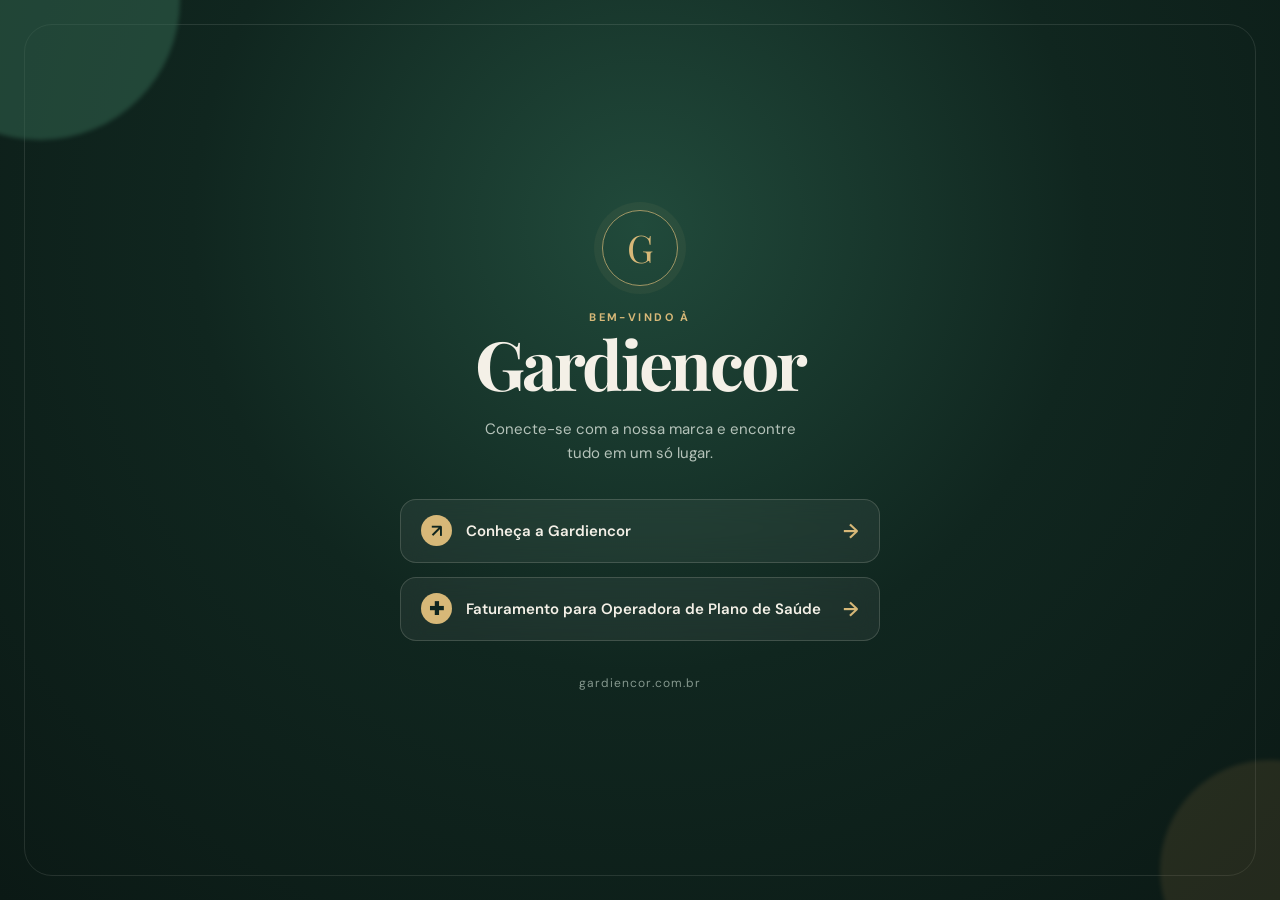
<file: index.html>
<!doctype html>
<html lang="pt-BR">
<head>
  <meta charset="UTF-8" />
  <meta name="viewport" content="width=device-width, initial-scale=1.0" />
  <meta name="description" content="Gardiencor — acesse nossos principais canais e conheça a nossa marca." />
  <meta name="theme-color" content="#10261f" />
  <title>Gardiencor | Links oficiais</title>
  <link rel="preconnect" href="https://fonts.googleapis.com" />
  <link rel="preconnect" href="https://fonts.gstatic.com" crossorigin />
  <link href="https://fonts.googleapis.com/css2?family=DM+Sans:wght@400;500;600;700&family=Playfair+Display:wght@600;700&display=swap" rel="stylesheet" />
  <link rel="stylesheet" href="styles.css" />
</head>
<body>
  <main class="page-shell">
    <div class="glow glow-one"></div>
    <div class="glow glow-two"></div>

    <section class="profile" aria-labelledby="brand-name">
      <div class="brand-mark" aria-hidden="true">G</div>
      <p class="eyebrow">Bem-vindo à</p>
      <h1 id="brand-name">Gardiencor</h1>
      <p class="intro">Conecte-se com a nossa marca e encontre tudo em um só lugar.</p>

      <nav class="links" aria-label="Links principais">
        <a class="link-card featured" href="https://www.gardiencor.com.br" target="_blank" rel="noopener noreferrer">
          <span class="link-icon">↗</span>
          <span>Conheça a Gardiencor</span>
          <span class="arrow" aria-hidden="true">→</span>
        </a>
        <a class="link-card" href="faturamento-operadoras.html">
          <span class="link-icon">✚</span>
          <span>Faturamento para Operadora de Plano de Saúde</span>
          <span class="arrow" aria-hidden="true">→</span>
        </a>
        <!-- Adicione aqui novos links conforme necessário. -->
      </nav>

      <p class="footer-note">gardiencor.com.br</p>
    </section>
  </main>
  <script src="script.js"></script>
</body>
</html>
</file>
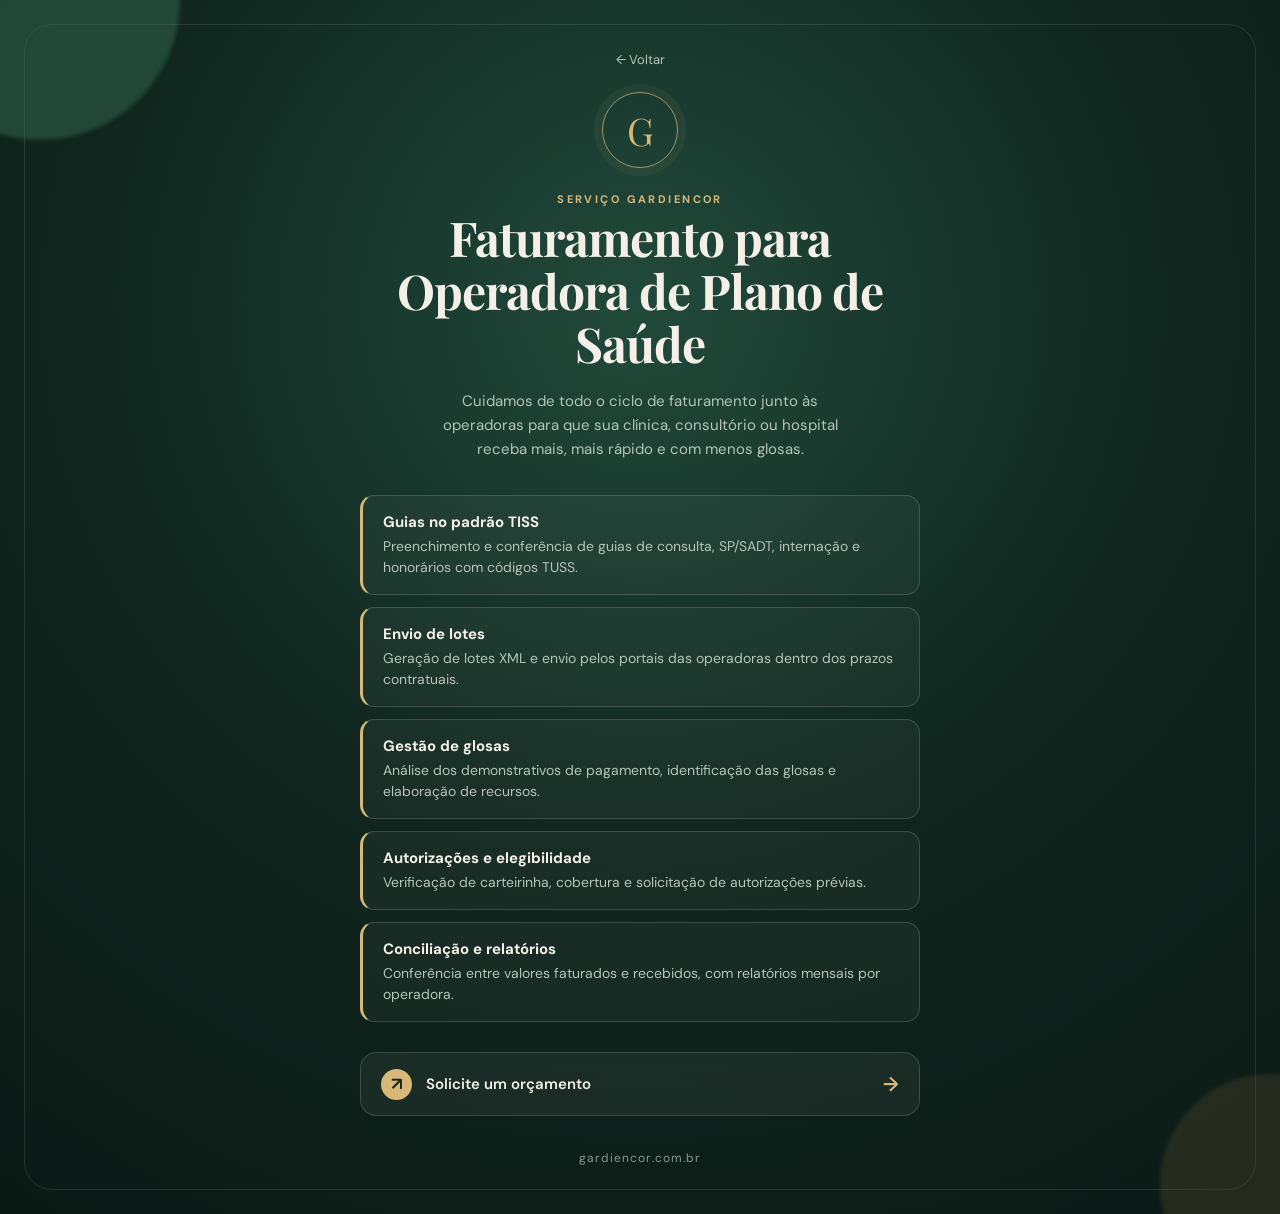
<file: faturamento-operadoras.html>
<!doctype html>
<html lang="pt-BR">
<head>
  <meta charset="UTF-8" />
  <meta name="viewport" content="width=device-width, initial-scale=1.0" />
  <meta name="description" content="Gardiencor — faturamento de contas médicas para operadoras de plano de saúde: padrão TISS, conferência, redução de glosas e recursos." />
  <meta name="theme-color" content="#10261f" />
  <title>Faturamento para Operadora de Plano de Saúde | Gardiencor</title>
  <link rel="preconnect" href="https://fonts.googleapis.com" />
  <link rel="preconnect" href="https://fonts.gstatic.com" crossorigin />
  <link href="https://fonts.googleapis.com/css2?family=DM+Sans:wght@400;500;600;700&family=Playfair+Display:wght@600;700&display=swap" rel="stylesheet" />
  <link rel="stylesheet" href="styles.css" />
</head>
<body>
  <main class="page-shell">
    <div class="glow glow-one"></div>
    <div class="glow glow-two"></div>

    <section class="profile service" aria-labelledby="service-title">
      <a class="back-link" href="index.html">← Voltar</a>
      <div class="brand-mark" aria-hidden="true">G</div>
      <p class="eyebrow">Serviço Gardiencor</p>
      <h1 id="service-title" class="service-title">Faturamento para Operadora de Plano de Saúde</h1>
      <p class="intro">Cuidamos de todo o ciclo de faturamento junto às operadoras para que sua clínica, consultório ou hospital receba mais, mais rápido e com menos glosas.</p>

      <ul class="feature-list" aria-label="O que está incluído">
        <li>
          <strong>Guias no padrão TISS</strong>
          <span>Preenchimento e conferência de guias de consulta, SP/SADT, internação e honorários com códigos TUSS.</span>
        </li>
        <li>
          <strong>Envio de lotes</strong>
          <span>Geração de lotes XML e envio pelos portais das operadoras dentro dos prazos contratuais.</span>
        </li>
        <li>
          <strong>Gestão de glosas</strong>
          <span>Análise dos demonstrativos de pagamento, identificação das glosas e elaboração de recursos.</span>
        </li>
        <li>
          <strong>Autorizações e elegibilidade</strong>
          <span>Verificação de carteirinha, cobertura e solicitação de autorizações prévias.</span>
        </li>
        <li>
          <strong>Conciliação e relatórios</strong>
          <span>Conferência entre valores faturados e recebidos, com relatórios mensais por operadora.</span>
        </li>
      </ul>

      <nav class="links" aria-label="Contato">
        <a class="link-card featured" href="https://www.gardiencor.com.br" target="_blank" rel="noopener noreferrer">
          <span class="link-icon">↗</span>
          <span>Solicite um orçamento</span>
          <span class="arrow" aria-hidden="true">→</span>
        </a>
      </nav>

      <p class="footer-note">gardiencor.com.br</p>
    </section>
  </main>
  <script src="script.js"></script>
</body>
</html>
</file>
<file: styles.css>
:root {
  color-scheme: dark;
  --forest: #10261f;
  --forest-soft: #18372d;
  --cream: #f4f0e7;
  --muted: #b5c3ba;
  --gold: #d7b878;
  --line: rgba(244, 240, 231, 0.16);
}

* { box-sizing: border-box; }

body {
  margin: 0;
  min-width: 320px;
  color: var(--cream);
  background: var(--forest);
  font-family: "DM Sans", sans-serif;
}

.page-shell {
  position: relative;
  display: grid;
  min-height: 100svh;
  place-items: center;
  overflow: hidden;
  padding: 48px 20px;
  background: radial-gradient(circle at 50% 25%, #214a3b 0%, var(--forest) 48%, #0b1915 100%);
}

.page-shell::before {
  position: absolute;
  inset: 24px;
  border: 1px solid rgba(244, 240, 231, 0.11);
  border-radius: 28px;
  content: "";
  pointer-events: none;
}

.profile {
  position: relative;
  z-index: 1;
  width: min(100%, 480px);
  text-align: center;
}

.brand-mark {
  display: grid;
  width: 76px;
  height: 76px;
  margin: 0 auto 24px;
  place-items: center;
  border: 1px solid rgba(215, 184, 120, 0.7);
  border-radius: 50%;
  color: var(--gold);
  font-family: "Playfair Display", serif;
  font-size: 38px;
  box-shadow: 0 0 0 8px rgba(215, 184, 120, 0.06);
}

.eyebrow {
  margin: 0 0 5px;
  color: var(--gold);
  font-size: 11px;
  font-weight: 700;
  letter-spacing: 0.22em;
  text-transform: uppercase;
}

h1 {
  margin: 0;
  font-family: "Playfair Display", serif;
  font-size: clamp(42px, 11vw, 68px);
  line-height: 1;
  letter-spacing: -0.04em;
}

.intro {
  max-width: 330px;
  margin: 20px auto 34px;
  color: var(--muted);
  font-size: 15px;
  line-height: 1.6;
}

.links { display: grid; gap: 14px; }

.link-card {
  display: flex;
  align-items: center;
  gap: 14px;
  min-height: 64px;
  padding: 0 20px;
  border: 1px solid var(--line);
  border-radius: 16px;
  color: var(--cream);
  background: rgba(255, 255, 255, 0.055);
  font-size: 15px;
  font-weight: 600;
  text-decoration: none;
  backdrop-filter: blur(12px);
  transition: transform 180ms ease, border-color 180ms ease, background 180ms ease;
}

.link-card:hover, .link-card:focus-visible {
  border-color: rgba(215, 184, 120, 0.75);
  background: rgba(255, 255, 255, 0.11);
  transform: translateY(-3px);
}

.link-icon {
  display: grid;
  width: 31px;
  height: 31px;
  place-items: center;
  border-radius: 50%;
  color: var(--forest);
  background: var(--gold);
  font-size: 18px;
}

.arrow { margin-left: auto; color: var(--gold); font-size: 20px; }
.footer-note { margin: 34px 0 0; color: #84978d; font-size: 12px; letter-spacing: 0.08em; }
.glow { position: absolute; border-radius: 50%; filter: blur(2px); opacity: .5; pointer-events: none; }
.glow-one { width: 280px; height: 280px; top: -140px; left: -100px; background: #356a53; }
.glow-two { width: 220px; height: 220px; right: -100px; bottom: -80px; background: #8a6d3e; opacity: .2; }

.service { width: min(100%, 560px); }
.service-title { font-size: clamp(32px, 8vw, 48px); line-height: 1.1; letter-spacing: -0.02em; }
.service .intro { max-width: 440px; }

.back-link {
  display: inline-block;
  margin-bottom: 24px;
  color: var(--muted);
  font-size: 13px;
  text-decoration: none;
}
.back-link:hover, .back-link:focus-visible { color: var(--gold); }

.feature-list {
  display: grid;
  gap: 12px;
  margin: 0 0 30px;
  padding: 0;
  list-style: none;
  text-align: left;
}

.feature-list li {
  display: grid;
  gap: 4px;
  padding: 16px 20px;
  border: 1px solid var(--line);
  border-left: 3px solid var(--gold);
  border-radius: 14px;
  background: rgba(255, 255, 255, 0.04);
}

.feature-list strong { font-size: 15px; }
.feature-list span { color: var(--muted); font-size: 14px; line-height: 1.5; }

@media (max-width: 560px) {
  .page-shell { padding: 40px 20px; }
  .page-shell::before { inset: 14px; border-radius: 20px; }
}
</file>
